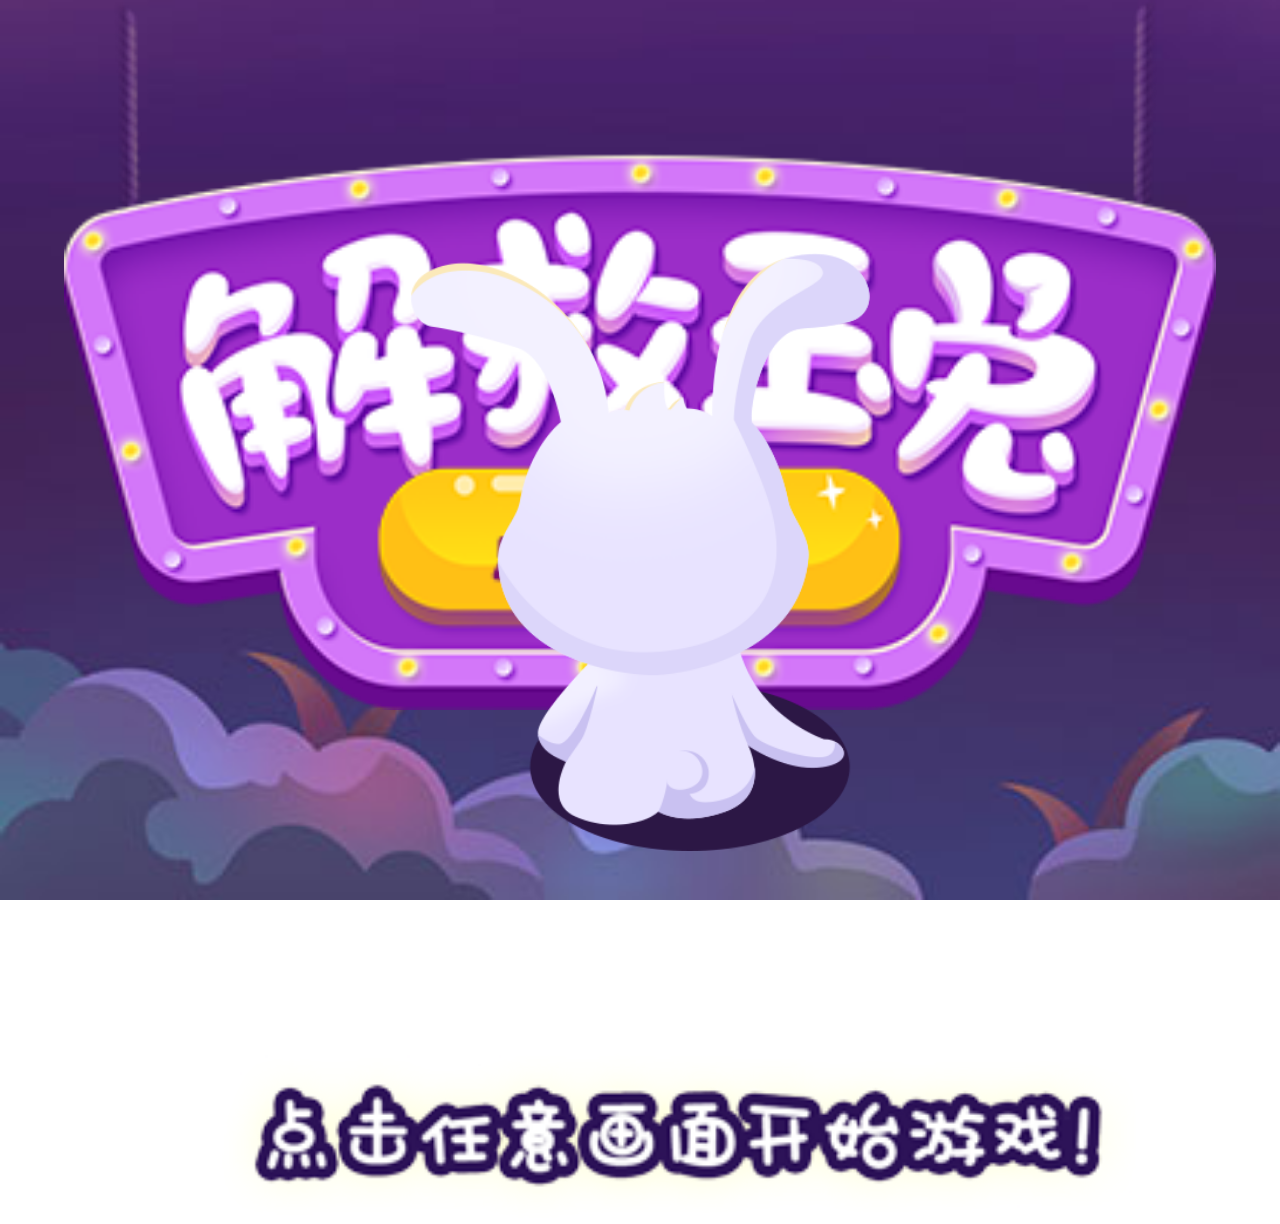
<file: index.html>
<!DOCTYPE html>
<html>
	<head>
		<meta charset="UTF-8">
		<title>解救玉兔</title>
		<meta name="viewport" content="width=device-width,initial-scale=1, minimum-scale=1, maximum-scale=1, user-scalable=no" />
		<meta name="apple-mobile-web-app-capable" content="yes" />
		<meta name="full-screen" content="true" />
		<meta name="screen-orientation" content="portrait" />
		<meta name="x5-fullscreen" content="true" />
		<meta name="360-fullscreen" content="true" />
		<link rel="stylesheet" type="text/css" href="css/style.css"/>

	</head>
	<body>
		
		<!--<div id="carrot_main" class="carrot_main">
			<span id="percentage"></span>
			<div class="carrot">
				<div id="carrot_full"></div>
			</div>
			<div class="carrot_bg">
				
			</div>
		</div>-->
<!--自定义加载动画-->
	<!--<div class="index">-->
		<div class="spinner" id="spinner">
		  <div class="rect1"></div>
		  <div class="rect2"></div>
		  <div class="rect3"></div>
		  <div class="rect4"></div>
		  <div class="rect5"></div>
		</div>
	<!--</div>-->
		<!--预加载-->
		<script src="js/imgLoader.js" type="text/javascript" charset="utf-8"></script>
		<script type="text/javascript">
//				mydiv = document.getElementById("carrot_full"); 
				odiv = document.getElementById("spinner");
//				var x = 0;
//				function move(){
//					x++;
//					if(x==100) x=0;
//					mydiv.style.height=x+"%";
//				}
		        
//		        timer = setInterval(move,20);
		
			imgLoader(['img/carrot_empty.png','img/carrot_full.png','img/carrotBg.png','img/start.jpg','img/game_bar_bg.png', 'img/game_bar2.png', 'img/game_bg.jpg','img/game_intro.png',
			'img/game_star.png','img/hammer.png','img/main_intro_text.png','img/main_intro.png','img/qrcode.png',
			'img/rabbit.png','img/result_fail.jpg','img/result_success.jpg','img/share1.png','img/start_btn_btn.png',
			'img/start_btn.png','img/start.jpg','img/stone.png','img/sweat.png','img/timebar.png','img/wolf_after_1.png',
			'img/wolf_after_2.png','img/wolf_after_3.png','img/wolf_before_1.png','img/wolf_before_2.png','img/wolf_before_3.png',
			'img/wolf1.png','img/wolf2.png','img/wolf3.png'
			], function(percentage){
		        console.log(percentage);
//		        document.getElementById("percentage").innerHTML = parseInt(percentage*100) + '%';
//				odiv = document.getElementById("carrot_main");			
		    if(percentage==1){
		    	odiv.style.display = 'none';
		    	document.getElementById("main").style.display = 'block';
		    	document.getElementsByClassName("wolf")[0].children[0].className="wolf1_ready";
		    	document.getElementsByClassName("wolf")[0].children[1].className="wolf2_ready";
		    	document.getElementsByClassName("wolf")[0].children[2].className="wolf3_ready";
		    	document.getElementsByClassName("rabbit_1")[0].children[1].className="sweat_ready";
		    	document.getElementById("start_btn").children[0].className="start_btn_ready";
		    }
		    });
	</script>
	<div class="main" id="main">
		<div class="start">
			<div id="start_btn">
				<img src="img/start_btn.png"/>
				<a href="javascript:void(0);;" id="startBtn"></a>
			</div>
			<div class="rabbit">
				<div class="rabbit_1">
					<img src="img/rabbit.png" />
					<img src="img/sweat.png" />
				</div>	
			</div>
			<div class="wolf">
				<img src="img/wolf3.png"/>
				<img src="img/wolf1.png"/>
				<img src="img/wolf2.png"/>
			</div>
		</div>	
		
		<div class="introduce">
			<div class="intro_bg"></div>
			<div class="intro_main">
				<img src="img/main_intro.png"/>
				<img src="img/main_intro_text.png"/>
			</div>
		</div>

		<div class="gameBox" id="gameBox">
			<div class="game_intro"></div>
		    <ul>
		        <li><div></div><span><img src="img/stone.png"></span><img class="hammer" src="img/hammer.png"></li>
		        <li><div></div><span><img src="img/stone.png"></span><img class="hammer" src="img/hammer.png"></li>
		        <li><div></div><span><img src="img/stone.png"></span><img class="hammer" src="img/hammer.png"></li>
		        <li><div></div><span><img src="img/stone.png"></span><img class="hammer" src="img/hammer.png"></li>
		        <li><div></div><span><img src="img/stone.png"></span><img class="hammer" src="img/hammer.png"></li>
		        <li><div></div><span><img src="img/stone.png"></span><img class="hammer" src="img/hammer.png"></li>
		        <li><div></div><span><img src="img/stone.png"></span><img class="hammer" src="img/hammer.png"></li>
		        <li><div></div><span><img src="img/stone.png"></span><img class="hammer" src="img/hammer.png"></li>
		        <li><div></div><span><img src="img/stone.png"></span><img class="hammer" src="img/hammer.png"></li>
		    </ul>
		    <div class="bar">
		    	<div class="game_bar_bg">
		    		<div id="game_bar"></div>
		    	</div>
		    	<div class="game_star"></div>
		    </div>
		</div>
		<div id="result_success" class="hide">
			<div class="res_main">
				<p>谢谢你,打跑了<span id="rate1">0%</span>的</p>
				<p>大灰狼,成功解救了玉兔</p>
			</div>
			<div class="res_retry">
				<img src="img/res_btn1.png"/>
			</div>
			<div class="res_share">
				<img src="img/res_btn2.png"/>	
			</div>
		</div>
		<div id="result_fail" class="hide">
			<div class="res_main">
				<p>啊哦,你只打跑了<span id="rate2">0%</span>的</p>
				<p>大灰狼,解救玉兔失败</p>
			</div>
			<div class="res_retry">
				<img src="img/res_btn1.png"/>
			</div>
			<div class="res_share">
				<img src="img/res_btn2.png"/>	
			</div>
		</div>
		<div class="share hide">
			<div class="share_bg"></div>
			<div class="share_main">
				<img src="img/share1.png" />
				<div>
					<img src="img/qrcode.png" alt="" />
					<p>薪理财出品&nbsp;&nbsp;长按二维码可关注</p>
				</div>
			</div>
		</div>
	</div>
		<script src="js/game.js"></script>
	</body>
</html>
</file>
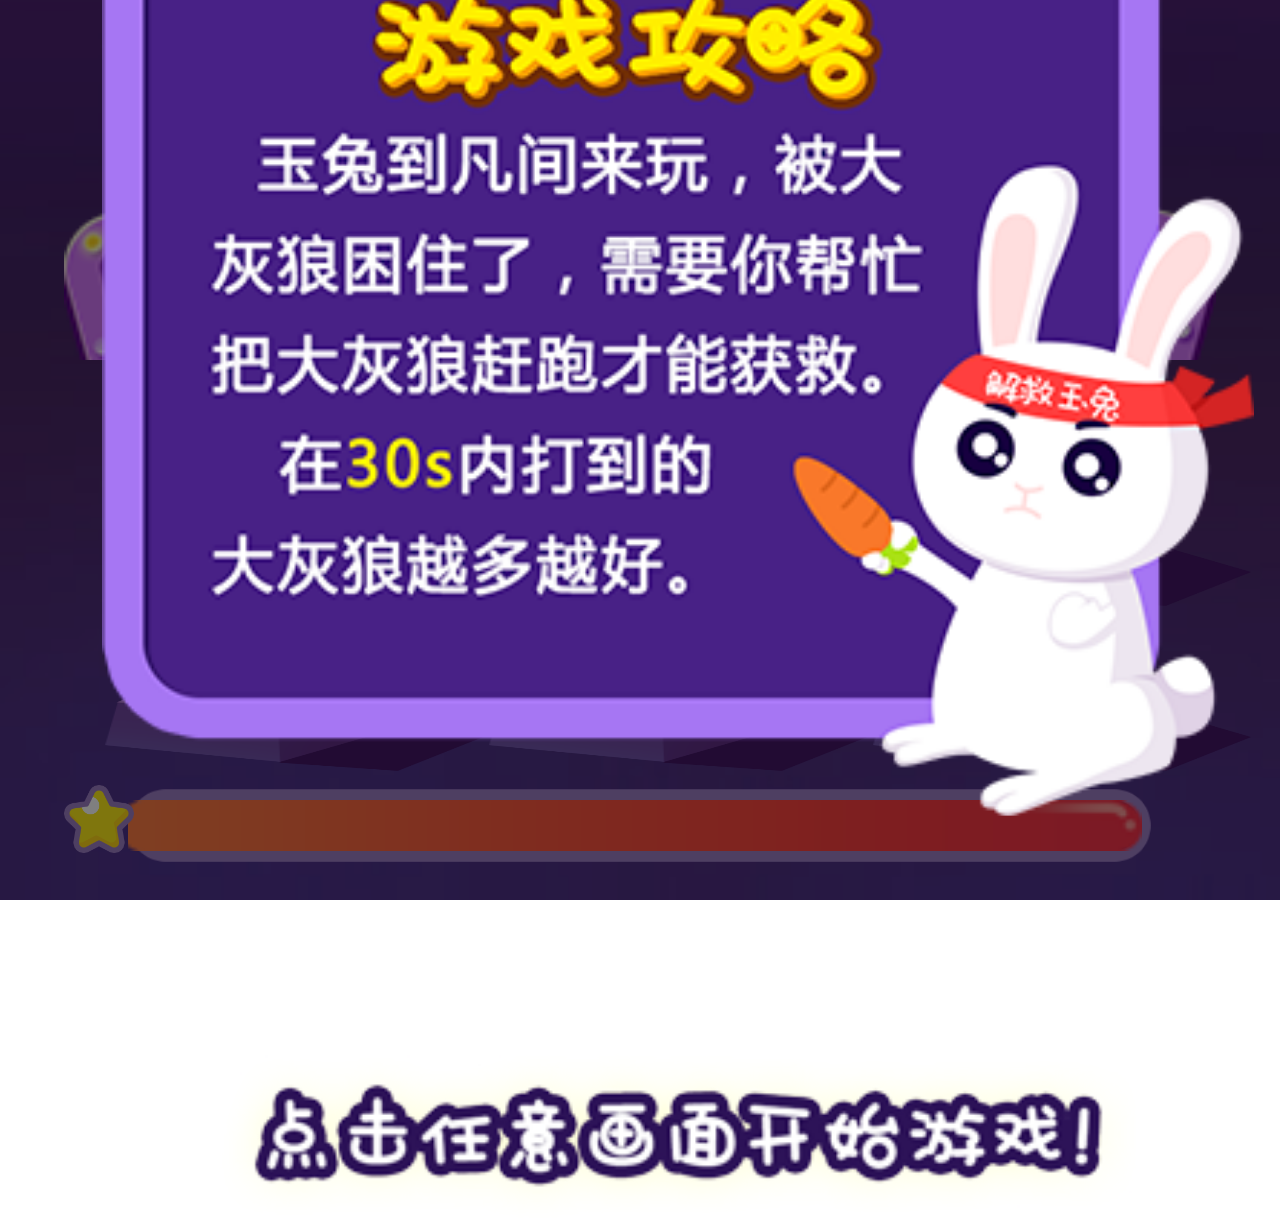
<file: main.html>
<!DOCTYPE html>
<html>
	<head>
		<meta charset="UTF-8">
		<title>解救玉兔</title>
		<meta name="viewport" content="width=device-width,initial-scale=1, minimum-scale=1, maximum-scale=1, user-scalable=no" />
		<meta name="apple-mobile-web-app-capable" content="yes" />
		<meta name="full-screen" content="true" />
		<meta name="screen-orientation" content="portrait" />
		<meta name="x5-fullscreen" content="true" />
		<meta name="360-fullscreen" content="true" />	
		<link rel="stylesheet" type="text/css" href="css/style.css"/>
	</head>
	<body>
		<div class="introduce">
			<div class="intro_bg"></div>
			<div class="intro_main">
				<img src="img/main_intro.png"/>
				<img src="img/main_intro_text.png"/>
			</div>
		</div>
		<div class="gameBox" id="gameBox">
			<div class="game_intro"></div>
		    <ul>
		        <li><div></div><span><img src="img/stone.png"></span><img class="hammer" src="img/hammer.png"></li>
		        <li><div></div><span><img src="img/stone.png"></span><img class="hammer" src="img/hammer.png"></li>
		        <li><div></div><span><img src="img/stone.png"></span><img class="hammer" src="img/hammer.png"></li>
		        <li><div></div><span><img src="img/stone.png"></span><img class="hammer" src="img/hammer.png"></li>
		        <li><div></div><span><img src="img/stone.png"></span><img class="hammer" src="img/hammer.png"></li>
		        <li><div></div><span><img src="img/stone.png"></span><img class="hammer" src="img/hammer.png"></li>
		        <li><div></div><span><img src="img/stone.png"></span><img class="hammer" src="img/hammer.png"></li>
		        <li><div></div><span><img src="img/stone.png"></span><img class="hammer" src="img/hammer.png"></li>
		        <li><div></div><span><img src="img/stone.png"></span><img class="hammer" src="img/hammer.png"></li>
		    </ul>
		    <div class="bar">
		    	<div class="game_bar_bg">
		    		<div id="game_bar"></div>
		    	</div>
		    	<div class="game_star"></div>
		    </div>
		</div>
		<div id="result_success" class="hide">
			<div class="res_main">
				<p>谢谢你,打跑了<span id="rate1">0%</span>的</p>
				<p>大灰狼,成功解救了玉兔</p>
			</div>
			<div class="res_retry">
				<img src="img/res_btn1.png"/>
			</div>
			<div class="res_share">
				<img src="img/res_btn2.png"/>	
			</div>
		</div>
		<div id="result_fail" class="hide">
			<div class="res_main">
				<p>啊哦,你只打跑了<span id="rate2">0%</span>的</p>
				<p>大灰狼,解救玉兔失败</p>
			</div>
			<div class="res_retry">
				<img src="img/res_btn1.png"/>
			</div>
			<div class="res_share">
				<img src="img/res_btn2.png"/>	
			</div>
		</div>
		<div class="share hide">
			<div class="share_bg"></div>
			<div class="share_main">
				<img src="img/share1.png" />
				<div>
					<img src="img/qrcode.png" alt="" />
					<p>薪理财出品&nbsp;&nbsp;长按二维码可关注</p>
				</div>
			</div>
		</div>
		<script src="js/imgLoader.js"></script>
		<script src="js/game.js"></script>
		<script type="text/javascript">
				var x = 0;
				function move(){
					x++;
					if(x==100) x=0;
					mydiv.style.height=x+"%";
				}
		        
		        timer = setInterval(move,20);
		
			imgLoader(['img/game_bar_bg.png', 'img/game_bar2.png', 'img/game_bg.jpg','img/game_intro.png',
			'img/game_star.png','img/hammer.png','img/main_intro_text.png','img/main_intro.png','img/qrcode.png',
			'img/rabbit.png','img/result_fail.jpg','img/result_success.jpg','img/share1.png','img/start_btn_btn.png',
			'img/start_btn.png','img/start.jpg','img/stone.png','img/sweat.png','img/timebar.png','img/wolf_after_1.png',
			'img/wolf_after_2.png','img/wolf_after_3.png','img/wolf_before_1.png','img/wolf_before_2.png','img/wolf_before_3.png',
			'img/wolf1.png','img/wolf2.png','img/wolf3.png'
			], function(percentage){
		        console.log(percentage);
				
				mydiv = document.getElementById("carrot_full");
				odiv = document.getElementById("carrot_main");
			
		        
		    if(percentage==1){
		    	odiv.style.display = 'none';
		    	clearInterval(timer);
		    }
		    });
		</script>
	</body>
</html>
</file>
<file: css/style.css>
* {
	margin: 0;
	padding: 0;
	font-family:helvetica,"Microsoft YaHei",arial,sans-serif,HelveticaNeueLTPro-ThEx;
	/*-webkit-tap-highlight-color:transparent;*/
	-webkit-touch-callout: none;
				-webkit-user-select: none;
				-khtml-user-select: none;
				-moz-user-select: none;
				-ms-user-select: none;
				user-select: none;
				-webkit-tap-highlight-color: rgba(0, 0, 0, 0);
}

.main{
	width: 100%;
	height: 100%;
	display: none;
}

.hide{
	display: none;
}
.active{
	display: block;
}
html,
body {
	height: 100%;
	width: 100%;
	font-size: 16px;
	font-family: "microsoft yahei";
	overflow: hidden;
}
ul{
	list-style: none;
}
/*首页*/
.start {
	width: 100%;
	height: 100%;
	background: url(../img/start.jpg) no-repeat center bottom;
	background-size: 100% auto;
	position: relative;
	z-index: 999;
}
/*.wrap{
	width: 100%;
	height: 100%;
	background: url(../img/wrap.png) no-repeat center center;
	background-size:100% 100%;
}*/
#start_btn {
	position: absolute;
	width: 100%;
	text-align: center;
}

#start_btn img {
	width: 90%;
/*	-webkit-animation:bounceInDown 1.6s 2s ease both;*/
}
.start_btn_ready{
	-webkit-animation:bounceInDown 1.6s 1.6s ease both;	
}
@-webkit-keyframes bounceInDown{
0%{opacity:0;
-webkit-transform:translateY(-2000px)}
60%{opacity:1;
-webkit-transform:translateY(30px)}
80%{-webkit-transform:translateY(-10px)}
100%{-webkit-transform:translateY(0)}
}
#start_btn a {
	display: block;
	position: absolute;
	width: 50%;
	height: 30%;
	/*border: 1px solid darkblue;*/
	bottom: 10%;
	left: 25%;
}

.introduce,.intro_bg,.share,.share_bg,.share_main{
	width: 100%;
	height: 100%;
	position: absolute;
}

.introduce,.share {
	position: absolute;
	top: 0;
	left: 0;
	z-index: 50;
}

.intro_bg,.share_bg {
	position: absolute;
	background: #000;
	opacity: 0.5;
}
.intro_main{
	position: absolute;
	top: 50%;
	left: 53%;
	width: 90%;
	transform: translate(-50%, -50%);
	z-index: 50;
	text-align: center;
}
.share_main{
	position: absolute;
	width: 100%;
	text-align: left;
	z-index: 50;
	text-align: center;
}
.intro_main img{
	width: 80%;
}
.intro_main img:nth-child(1){
	width: 100%;
	margin-bottom: 20%;
}
.share_main img:nth-child(1){
	width: 100%;
}
.share_main div{
	width: 40%;
    top: 25%;
    left: 40%;
    position: absolute;
}
.share_main div img{
	width: 100%;
	
}
.share_main p{
	margin-top:10%;
	width: 100%;
	text-align: left;
	font-size: 0.85rem;
	color: #fff;
	white-space: nowrap;
}
/*胡萝卜加载特效*/
/*.carrot_main{
	width: 100%;
	height: 100%;
	position: absolute;
	z-index: 9999;
    background:purple;
	background-size:100% auto;
	text-align: center;
}
.carrot_main span{
	display: inline-block;
	width: 10%;
	color: white;
	position: absolute;
	top: 69%;	
	margin-left: -5%;
}
.carrot{
	width:10%;
	height: 10%;
	position:relative;
	left: 45%;
	top: 56%;
}
.carrot{
	z-index: 99;
	background:url(../img/carrot_empty.png) no-repeat center bottom;
	background-size:60% auto;
}
#carrot_full{
	width: 100%;
	height:0%;
	position: absolute;
	z-index: 100;
	background: url(../img/carrot_full.png) no-repeat center bottom;
	background-size:60% auto;
	bottom: 0%;
}
.carrot_bg{
	width:14%;
	height:2%;
	background:url(../img/carrotBg.png) no-repeat center bottom;
	position: absolute;
	left:42.5%;
	top: 66%;
}*/


/*自定义动画效果*/
.index{
	width: 100%;
	height: 100%;
	/*background:purple;*/
	position: absolute;
}
.spinner {
  margin: 100px auto;
  width: 50px;
  height: 60px;
  text-align: center;
  font-size: 10px;
  position: absolute;
  z-index: 9999;
  left: 44%;
  top: 40%;
}
 
.spinner > div {
  height: 100%;
  width: 6px;
  background: purple;
  display: inline-block;
  -webkit-animation: stretchdelay 1.2s infinite ease-in-out;
  animation: stretchdelay 1.2s infinite ease-in-out;
}
 
.spinner .rect2 {
  -webkit-animation-delay: -1.1s;
  animation-delay: -1.1s;
}
 
.spinner .rect3 {
  -webkit-animation-delay: -1.0s;
  animation-delay: -1.0s;
}
 
.spinner .rect4 {
  -webkit-animation-delay: -0.9s;
  animation-delay: -0.9s;
}
 
.spinner .rect5 {
  -webkit-animation-delay: -0.8s;
  animation-delay: -0.8s;
}
 
@-webkit-keyframes stretchdelay {
  0%, 40%, 100% { -webkit-transform: scaleY(0.4) } 
  20% { -webkit-transform: scaleY(1.0) }
}
 
@keyframes stretchdelay {
  0%, 40%, 100% {
    transform: scaleY(0.4);
    -webkit-transform: scaleY(0.4);
  }  20% {
    transform: scaleY(1.0);
    -webkit-transform: scaleY(1.0);
  }
}





.rabbit{
	width: 100%;
	position: absolute;
	text-align: center;
	bottom: 5%;
	z-index: 99;
}
.rabbit_1{
	width: 36%;
	margin: 0 auto;
	position: relative;
}
.rabbit_1>img:nth-child(1){
	width: 100%;
	/*-webkit-animation:rabbit_in 2s 0s 1 linear normal forwards ;*/
}
/*兔子特效*/
/*@-webkit-keyframes rabbit_in{
	0%{
		-webkit-transform:translateY(7.5rem) translateX(0.5rem);
		
	}
	20%{
		-webkit-transform:translateY(6rem) translateX(-0rem);		
	}
	40%{
		-webkit-transform:translateY(4.5rem) translateX(-0.5rem);
	}
	60%{
		-webkit-transform:translateY(3rem) translateX(0rem);
	}
	80%{
		-webkit-transform:translateY(1.5rem) translateX(0.5rem);
	}
	100%{
		-webkit-transform:translateY(0rem) translateX(0rem);
	}
}*/
.rabbit_1>img:nth-child(2){
	position: absolute;
	top: 30%;
	left: 55%;
	width: 16%;
	/*animation:sweat 2s 4s infinite ease-in normal none ;
	-webkit-animation:sweat 2s 4s infinite ease-in normal none ;*/
	opacity: 0;
}
.sweat_ready{
	animation:sweat 2s 2s infinite ease-in normal none ;
	-webkit-animation:sweat 2s 2s infinite ease-in normal none ;
}
@-webkit-keyframes sweat{
0%{
-webkit-transform:translateY(0);
opacity: 1;
} 100%{
-webkit-transform:translateY(2rem);
opacity: 0;
} 
}
@keyframes sweat{
0%{
transform:translateY(0);
opacity: 1;
} 100%{
transform:translateY(2rem);
opacity: 0;
} 
}
.wolf{
	width: 100%;
	top: 48%;
	position: absolute;
	text-align: center;
}
.wolf img{
	width: 30%;
}
.wolf img:nth-child(1){
	/*-webkit-transform: translateX(1rem);*/	
	/*transform: translateX(1rem);*/
	/*-webkit-animation: wolf_in1 0.5s 2s ease-in forwards;
	animation: wolf_in1 0.5s 2s ease-in forwards;*/
	opacity: 0;
    position: absolute;
    left: 0%;
    top: 34%;
    width: 34%;
}
.wolf1_ready{
	-webkit-animation: wolf_in1 0.5s 0s ease-in forwards;
	animation: wolf_in1 0.5s 0s ease-in forwards;
}
.wolf img:nth-child(2){
	/*-webkit-transform: translateY(-4rem);*/
	/*-webkit-animation: wolf_in2 0.5s 2.5s ease-in forwards;
	animation: wolf_in2 0.5s 2.5s ease-in forwards;*/
	/*transform: translateY(-4rem);*/
	width: 35%;
	opacity: 0;
	margin-top: 4%;
}
.wolf2_ready{
		-webkit-animation: wolf_in2 0.5s 0.5s ease-in forwards;
	animation: wolf_in2 0.5s 0.5s ease-in forwards;
}
.wolf img:nth-child(3){
	/*-webkit-transform: translateX(-1rem);	
	transform: translateX(-1rem);*/
	/*-webkit-animation: wolf_in3 0.5s 3s ease-in forwards;
	animation: wolf_in3 0.5s 3s ease-in forwards;*/
	opacity: 0;
	position: absolute;
    left: 66%;
    top: 34%;
    width: 28%;
}
.wolf3_ready{
	-webkit-animation: wolf_in3 0.5s 1s ease-in forwards;
	animation: wolf_in3 0.5s 1s ease-in forwards;
}
@-webkit-keyframes wolf_in1{
	from{
		-webkit-transform: translateY(-10rem) translateX(8rem) scale(0.1);
		opacity: 0;
		}
	to{
		-webkit-transform: translateY(0rem) translateX(1rem) scale(1);
		opacity: 1;
		}
}
@-webkit-keyframes wolf_in2{
	from{
		-webkit-transform: translateY(-10rem) translateX(0rem) scale(0.1);
		opacity: 0;
		}
	to{
		-webkit-transform: translateY(-4rem) translateX(0rem) scale(1);
		opacity: 1;
		}
}
@-webkit-keyframes wolf_in3{
	from{
		-webkit-transform: translateY(-10rem) translateX(-8rem) scale(0.1);
		opacity: 0;
		}
	to{
		-webkit-transform: translateY(0rem) translateX(-1rem) scale(1);
		opacity: 1;
		}
}
@keyframes wolf_in1{
	from{
		transform: translateY(-10rem) translateX(8rem) scale(0.1);
		opacity: 0;
		}
	to{
		transform: translateY(0rem) translateX(1rem) scale(1);
		opacity: 1;
		}
}
@keyframes wolf_in2{
	from{
		transform: translateY(-10rem) translateX(0rem) scale(0.1);
		opacity: 0;
		}
	to{
		transform: translateY(-4rem) translateX(0rem) scale(1);
		opacity: 1;
		}
}
@keyframes wolf_in3{
	from{
		transform: translateY(-10rem) translateX(-8rem) scale(0.1);
		opacity: 0;
		}
	to{
		transform: translateY(0rem) translateX(-1rem) scale(1);
		opacity: 1;
		}
}


/*游戏界面*/
.gameBox{
	width: 100%;
	height: 100%;
	background: url(../img/game_bg.jpg)	 no-repeat center bottom;
	background-size: 100% auto;
	position: absolute;
	left: 0;
	top: 0;
	overflow: hidden;
}
.game_intro{
	height: 40%;
	width: 100%;
	background: url(../img/game_intro.png) no-repeat center top;
	background-size:90% auto; 
}
.gameBox ul{
	width: 90%;
	height: 55%;
	position: absolute;
	bottom: 15%;
	left: 8%;
	/*border: 1px solid #5E96BE;*/
	display: -webkit-flex;
	display: flex;
	flex-wrap:wrap;
	justify-content: space-around;
}
.gameBox ul li{

	width: 33%;
	height: 30%;
	position: relative;
	/*border: 1px solid #0000FF;*/
	/*position: absolute;*/
	/*overflow: hidden;*/
}
/*九宫格布局*/
/*.gameBox ul li:nth-child(1),.gameBox ul li:nth-child(2),.gameBox ul li:nth-child(3){
	z-index: 3;
}
.gameBox ul li:nth-child(4),.gameBox ul li:nth-child(5),.gameBox ul li:nth-child(6){
	z-index: 4;
}
.gameBox ul li:nth-child(7),.gameBox ul li:nth-child(8),.gameBox ul li:nth-child(9){
	z-index: 5;
}*/
/*锤子*/
.hammer{
	position: absolute;
	width: 70%;
	right: 0%;
	top: -22%;
	z-index: 11;
	display: none;
}
.gameBox ul li span{
	position: absolute;
	width: 100%;
	height: 60%;
	bottom: -15%;
	left: 0%;
	display: flex;
	justify-content: center;

	z-index: 5;
	/*background: url(../img/stone.jpg);*/
}

.gameBox ul li>div{
	position: absolute;
	bottom: 36%;
	overflow: hidden;
	
	left: 0;
	height: 100%;
	width: 100%;
	margin: 0 auto;
	/*z-index:1*/
}
.gameBox ul li div div{
	position: absolute;
	width: 80%;
	height: 120%;
	background-repeat: no-repeat;
	background-position: center top;
	background-size: 100% auto;
	top: 100px;
	left: 0;

	z-index: 40;
	/*overflow: hidden;*/

}
.gameBox ul li span:nth-child(1),.gameBox ul li span:nth-child(2),.gameBox ul li span:nth-child(3){
	z-index: 2;
}
.gameBox ul li span:nth-child(4),.gameBox ul li span:nth-child(5),.gameBox ul li span:nth-child(6){
	z-index: 5;
}

.gameBox ul li span:nth-child(7),.gameBox ul li span:nth-child(8),.gameBox ul li span:nth-child(9){
	z-index: 7;
}
.gameBox ul li div div:nth-child(1),.gameBox ul li div div:nth-child(2),.gameBox ul li div div:nth-child(3){
	z-index: 2;
}
.gameBox ul li div div:nth-child(4),.gameBox ul li div iv:nth-child(5),.gameBox ul li div div:nth-child(6){
	z-index: 5;
}
.gameBox ul li div div:nth-child(7),.gameBox ul li div div:nth-child(8),.gameBox ul li div div:nth-child(9){
	z-index: 7;
}

.gameBox ul li span img{
	width: 100%;
}


.wolf_before_1{
	background-image:url(../img/wolf_before_1.png);
}
.wolf_after_1{
	background-image:url(../img/wolf_after_1.png);
}
.wolf_before_2{
	background-image:url(../img/wolf_before_2.png);
}
.wolf_after_2{
	background-image:url(../img/wolf_after_2.png);
}
.wolf_before_3{
	background-image:url(../img/wolf_before_3.png);
}
.wolf_after_3{
	background-image:url(../img/wolf_after_3.png);
}
/*进度条*/
.bar{
	position: absolute;
	width: 100%;
	height: 15%;
	bottom: 0%;
	left: 0%;
}
.game_bar_bg{
	width: 80%;
	height: 100%;
	background: url(../img/game_bar_bg.png) no-repeat center center;
	background-size: 100% auto;
	position: absolute;
	bottom: 5%;
	left: 10%;
	overflow: hidden;
}
#game_bar{
	position: absolute;
	width: 100%;
	height: 100%;
	z-index: 1;
	background: url(../img/game_bar2.png) no-repeat center center;
	background-size: 100% auto;
	left: -1%;
	bottom: 0%;
	transform: translateX(0%);
	-webkit-transform: translateX(0%)
}
.timerun{
	-webkit-animation: timerun 30s linear infinite;
	animation: timerun 31s linear infinite;
}
@keyframes timerun{
	from{transform: translateX(0%);}
	to{transform: translateX(-95%);}
}
@-webkit-keyframes timerun{
	from{-webkit-transform: translateX(0%);}
	to{-webkit-transform: translateX(-95%);}
}
.game_star{
	position: absolute;
	left: 5%;
	width: 50%;
	height: 50%;
	background: url(../img/game_star.png) no-repeat ;
	background-size:auto  100%;
	bottom: 35%;
	z-index: 2;
}

/*结果页面-成功*/
#result_success{
	width: 100%;
	height: 100%;
	position: absolute;
	left: 0;
	background: url(../img/result_success.jpg) no-repeat center center;
	background-size: 100% auto;
	z-index: 30;
}

/*结果页面-失败*/
#result_fail{
	width: 100%;
	height: 100%;
	position: absolute;
	left: 0;
	background: url(../img/result_fail.jpg) no-repeat center center;
	background-size: 100% auto;
	z-index: 30;
}

.res_retry,.res_share{
	position: absolute;
	text-align: center;
	width: 50%;
	height: auto;
	left: 25%;
}

.res_retry{
	bottom: 25%;
}
.res_share{
	bottom:12%
}
.res_retry img{
	width: 100%;
}
.res_share img{
	width: 100%;
}

.res_main{
	width: 100%;
	position: absolute;
	top: 48%;
}
.res_main p{
	text-align: center;
	font-size: 1.25rem;
	font-weight: bold;
	color: #FFFFFF;
	line-height: 2rem;
}
#rate1,#rate2{
	color: #FFE40C;
	padding: 0 0.25rem;
}
</file>
